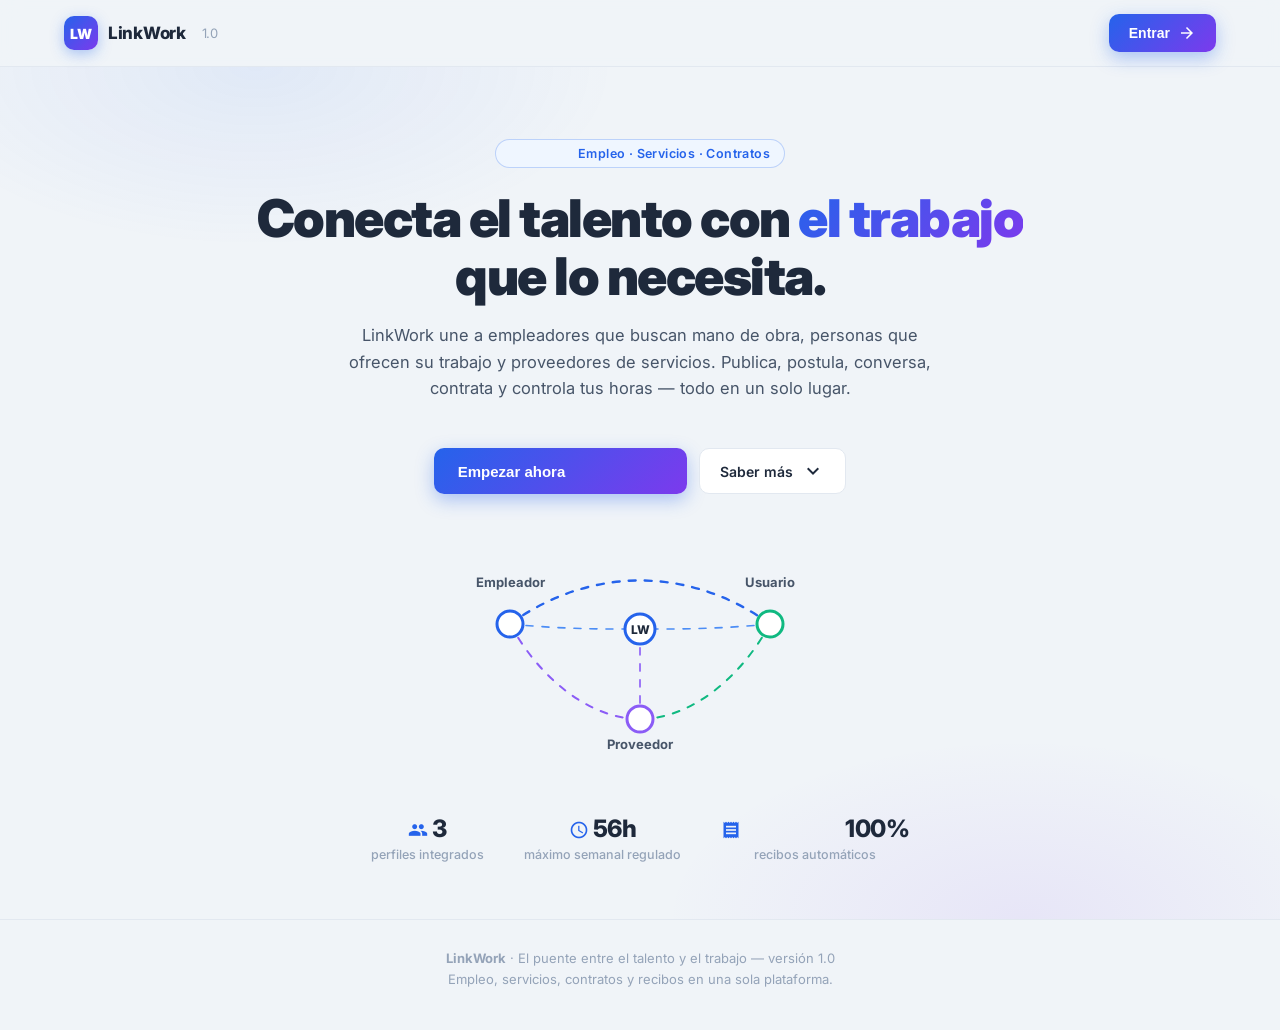
<file: Proyecto_Final_LP/Login/intro.html>
<!DOCTYPE html>
<html lang="es">
<head>
  <meta charset="UTF-8">
  <meta name="viewport" content="width=device-width, initial-scale=1.0">
  <title>LinkWork - Bienvenido</title>
  <link rel="preconnect" href="https://fonts.googleapis.com">
  <link rel="preconnect" href="https://fonts.gstatic.com" crossorigin>
  <link href="https://fonts.googleapis.com/css2?family=Inter:wght@300;400;500;600;700;800;900&display=swap" rel="stylesheet">
  <link href="https://fonts.googleapis.com/icon?family=Material+Icons" rel="stylesheet">
  <link rel="stylesheet" href="css/style.css?v=20260822d">
  <link rel="apple-touch-icon" sizes="180x180" href="favicon/apple-touch-icon.png">
  <link rel="icon" type="image/png" sizes="32x32" href="favicon/favicon-32x32.png">
  <link rel="icon" type="image/png" sizes="16x16" href="favicon/favicon-16x16.png">
  <link rel="manifest" href="favicon/site.webmanifest">
</head>
<body class="intro-page">
  <header class="top">
    <div class="logo"><span class="logo-mark">LW</span>LinkWork <span style="font-weight:400;color:var(--text-muted);font-size:13px;margin-left:6px;">1.0</span></div>
    <div class="top-actions">
      <button class="cta-btn" onclick="irLogin()">Entrar <i class="material-icons">arrow_forward</i></button>
    </div>
  </header>

  <main>
    <section class="hero">
      <span class="hero-badge"><i class="material-icons" style="font-size:15px;">bolt</i> Empleo · Servicios · Contratos</span>
      <h1>Conecta el talento con <em>el trabajo</em> que lo necesita.</h1>
      <p class="lead">LinkWork une a empleadores que buscan mano de obra, personas que ofrecen su trabajo y proveedores de servicios. Publica, postula, conversa, contrata y controla tus horas — todo en un solo lugar.</p>
      <div class="cta-row">
        <button class="cta-btn cta-large" onclick="irLogin()">Empezar ahora <i class="material-icons">login</i></button>
        <a class="ghost-btn" href="#que-es">Saber más <i class="material-icons">expand_more</i></a>
      </div>
      <div class="hero-graph" aria-hidden="true">
        <svg viewBox="0 0 760 240">
          <defs><marker id="punto" markerWidth="8" markerHeight="8" refX="4" refY="4"><circle cx="4" cy="4" r="3" fill="var(--accent)"/></marker></defs>
          <!-- Triángulo exterior: los 3 perfiles conectados entre sí -->
          <path class="dash" d="M250,90 C330,32 430,32 510,90" fill="none" stroke="var(--accent)" stroke-width="2.4" stroke-linecap="round"/>
          <path class="dash" d="M250,90 C280,145 330,185 380,185" fill="none" stroke="#8B5CF6" stroke-width="2" stroke-linecap="round" stroke-dasharray="7 9"/>
          <path class="dash" d="M510,90 C480,145 430,185 380,185" fill="none" stroke="#10B981" stroke-width="2" stroke-linecap="round" stroke-dasharray="7 9"/>
          <!-- Conexiones al centro LW -->
          <path class="dash" d="M250,90 C300,95 340,95 365,95" fill="none" stroke="var(--accent-light)" stroke-width="1.6" stroke-linecap="round" stroke-dasharray="6 8" opacity="0.9"/>
          <path class="dash" d="M510,90 C460,95 420,95 395,95" fill="none" stroke="var(--accent-light)" stroke-width="1.6" stroke-linecap="round" stroke-dasharray="6 8" opacity="0.9"/>
          <path class="dash" d="M380,185 C380,155 380,125 380,110" fill="none" stroke="#8B5CF6" stroke-width="1.8" stroke-linecap="round" stroke-dasharray="6 8" opacity="0.9"/>
          <g class="node"><circle cx="250" cy="90" r="13" fill="var(--card-bg)" stroke="var(--accent)" stroke-width="3"/><text x="250" y="53" text-anchor="middle" class="nlabel">Empleador</text></g>
          <g class="node"><circle cx="510" cy="90" r="13" fill="var(--card-bg)" stroke="var(--success)" stroke-width="3"/><text x="510" y="53" text-anchor="middle" class="nlabel">Usuario</text></g>
          <g class="node"><circle cx="380" cy="185" r="13" fill="var(--card-bg)" stroke="#8B5CF6" stroke-width="3"/><text x="380" y="215" text-anchor="middle" class="nlabel">Proveedor</text></g>
          <g class="node"><circle cx="380" cy="95" r="15" fill="var(--card-bg)" stroke="var(--accent)" stroke-width="3"/><title>LinkWork</title></g>
          <text x="380" y="100" text-anchor="middle" font-size="12" font-weight="800" fill="var(--text)">LW</text>
        </svg>
      </div>
      <div class="hero-stats">
        <div><b><i class="material-icons">group</i>3</b><span>perfiles integrados</span></div>
        <div><b><i class="material-icons">schedule</i>56h</b><span>máximo semanal regulado</span></div>
        <div><b><i class="material-icons">receipt_long</i>100%</b><span>recibos automáticos</span></div>
      </div>
    </section>
  </main>

  <footer class="intro-footer">
    <b>LinkWork</b> · El puente entre el talento y el trabajo — versión 1.0<br>
    Empleo, servicios, contratos y recibos en una sola plataforma.
  </footer>

  <script>
    function irLogin() { window.location.href = 'index.html'; }
    (function(){
      var tema = localStorage.getItem('lw_tema') || 'claro';
      document.documentElement.setAttribute('data-theme', tema === 'oscuro' ? 'dark' : 'claro');
      var temaBtn = document.getElementById('temaBtn');
      function pintarTema() { if(!temaBtn) return; temaBtn.innerHTML = '<i class="material-icons">' + (tema === 'oscuro' ? 'light_mode' : 'dark_mode') + '</i>'; }
      pintarTema();
      if(temaBtn) temaBtn.addEventListener('click', function() {
        tema = (tema === 'oscuro' ? 'claro' : 'oscuro');
        localStorage.setItem('lw_tema', tema);
        document.documentElement.setAttribute('data-theme', tema === 'oscuro' ? 'dark' : 'claro');
        pintarTema();
      });
    })();
  </script>
</body>
</html>
</file>
<file: Proyecto_Final_LP/Login/css/style.css>
@import url('https://fonts.googleapis.com/css2?family=Inter:wght@300;400;500;600;700;800;900&display=swap');
@import url('https://fonts.googleapis.com/icon?family=Material+Icons');

:root {
  --primary: #0B132B;
  --accent: #2563EB;
  --accent-light: #3B82F6;
  --accent-dark: #1D4ED8;
  --success: #10B981;
  --bg: #F0F4F8;
  --card-bg: #FFFFFF;
  --card-border: #E2E8F0;
  --text: #1E293B;
  --text-secondary: #475569;
  --text-muted: #94A3B8;
  --shadow-sm: 0 1px 3px rgba(0,0,0,0.08);
  --shadow-md: 0 4px 12px rgba(0,0,0,0.08);
  --shadow-lg: 0 10px 40px rgba(0,0,0,0.1);
  --radius: 24px;
}

* { box-sizing: border-box; }

.material-icons {
  font-family: 'Material Icons', 'MaterialIcons', sans-serif;
  font-weight: normal;
  font-style: normal;
  display: inline-block;
  line-height: 1;
  vertical-align: -4px;
  text-transform: none;
  letter-spacing: normal;
  word-wrap: normal;
  white-space: nowrap;
  direction: ltr;
  -webkit-font-smoothing: antialiased;
}

body {
  font-family: 'Inter', sans-serif;
  min-height: 100vh;
  margin: 0;
  display: flex;
  align-items: center;
  background: var(--bg);
  position: relative;
  overflow-x: hidden;
}

body::before {
  content: '';
  position: fixed;
  top: -50%;
  left: -50%;
  width: 200%;
  height: 200%;
  background: radial-gradient(ellipse at 20% 50%, rgba(37,99,235,0.04) 0%, transparent 50%),
              radial-gradient(ellipse at 80% 20%, rgba(16,185,129,0.03) 0%, transparent 50%),
              radial-gradient(ellipse at 50% 80%, rgba(37,99,235,0.02) 0%, transparent 50%);
  pointer-events: none;
  z-index: 0;
}

.container { position: relative; z-index: 1; width: 100%; }

.particles {
  position: fixed;
  top: 0; left: 0;
  width: 100%; height: 100%;
  pointer-events: none;
  z-index: 0;
  overflow: hidden;
}

.particle {
  position: absolute;
  width: 3px; height: 3px;
  background: rgba(37,99,235,0.15);
  border-radius: 50%;
  animation: float 15s infinite;
}

.particle:nth-child(1) { top: 15%; left: 12%; animation-delay: 0s; }
.particle:nth-child(2) { top: 25%; left: 85%; animation-delay: 3s; background: rgba(37,99,235,0.1); }
.particle:nth-child(3) { top: 65%; left: 8%; animation-delay: 5s; }
.particle:nth-child(4) { top: 75%; left: 75%; animation-delay: 7s; background: rgba(16,185,129,0.1); }
.particle:nth-child(5) { top: 45%; left: 92%; animation-delay: 9s; }
.particle:nth-child(6) { top: 85%; left: 35%; animation-delay: 11s; background: rgba(37,99,235,0.1); }
.particle:nth-child(7) { top: 35%; left: 45%; animation-delay: 2s; }
.particle:nth-child(8) { top: 70%; left: 60%; animation-delay: 4s; background: rgba(16,185,129,0.08); }

@keyframes float {
  0%, 100% { transform: translateY(0) scale(1); opacity: 0.4; }
  50% { transform: translateY(-60px) scale(1.3); opacity: 0.8; }
}

.brand-header { text-align: center; margin-bottom: 24px; }

.brand-logo-large {
  display: inline-flex;
  align-items: center;
  justify-content: center;
  gap: 15px;
  margin-bottom: 10px;
}

.brand-logo-large .logo-icon {
  width: 56px; height: 56px;
  background: linear-gradient(135deg, #2563EB 0%, #1D4ED8 100%);
  border-radius: 16px;
  display: flex;
  align-items: center;
  justify-content: center;
  font-size: 28px;
  font-weight: 900;
  color: white;
  box-shadow: 0 8px 24px rgba(37,99,235,0.25);
}

.brand-logo-large .logo-text {
  font-size: 38px;
  font-weight: 900;
  letter-spacing: -2px;
  color: var(--primary);
}

.brand-tagline {
  font-size: 15px;
  color: var(--text-muted);
  font-weight: 400;
  letter-spacing: 0.5px;
  margin: 0;
}

/* Form label icons */
.form-label i { font-size: 18px; color: var(--accent); }

/* Auth toggle buttons */
.auth-toggle {
  display: flex;
  gap: 8px;
  margin-bottom: 16px;
  background: #F1F5F9;
  border-radius: 14px;
  padding: 4px;
}

.auth-tab {
  flex: 1;
  padding: 10px 16px;
  border: none;
  border-radius: 12px;
  font-family: 'Inter', sans-serif;
  font-size: 14px;
  font-weight: 600;
  cursor: pointer;
  transition: all 0.25s;
  background: transparent;
  color: var(--text-muted);
}

.auth-tab.active {
  background: white;
  color: var(--accent);
  box-shadow: var(--shadow-sm);
}

.auth-tab:hover:not(.active) {
  color: var(--text-secondary);
}

/* Card */
.card {
  border-radius: var(--radius) !important;
  background: var(--card-bg) !important;
  border: 1px solid var(--card-border) !important;
  box-shadow: var(--shadow-lg) !important;
  animation: slideUp 0.5s ease;
  overflow: hidden;
}

@keyframes slideUp {
  from { opacity: 0; transform: translateY(20px); }
  to { opacity: 1; transform: translateY(0); }
}

.card-content { padding: 24px 28px !important; }

/* Input fields */
.input-field { margin-top: 22px; }

.input-field .prefix {
  color: var(--text-muted);
  font-size: 22px;
  left: 0 !important;
  top: 0 !important;
  height: 3rem;
  display: flex;
  align-items: center;
  justify-content: center;
}

.input-field .prefix.active { color: var(--accent) !important; }

.input-field input,
.input-field textarea {
  color: var(--text) !important;
  border-bottom: 1px solid #CBD5E1 !important;
  font-size: 15px;
  box-sizing: border-box;
}

.input-field input:focus,
.input-field textarea:focus {
  border-bottom: 2px solid var(--accent) !important;
  box-shadow: none !important;
}

.input-field input:focus + label,
.input-field textarea:focus + label { color: var(--accent) !important; }

.input-field label { color: var(--text-muted) !important; }

/* Prefix spacing: input with prefix gets left padding */
.input-field .prefix ~ input,
.input-field .prefix ~ textarea,
.input-field .prefix ~ .select-wrapper {
  margin-left: 3rem;
  width: calc(100% - 3rem);
}

/* Recover modal */
.recover-qbox {
  background: #F8FAFC;
  border: 1px solid var(--card-border);
  border-radius: 12px;
  padding: 12px 14px;
  margin-bottom: 14px;
}

.recover-qbox .q-label {
  margin: 0 0 4px;
  font-size: 11px;
  font-weight: 700;
  text-transform: uppercase;
  letter-spacing: 0.6px;
  color: var(--text-muted);
}

.recover-qbox .q-text {
  margin: 0;
  font-weight: 700;
  font-size: 15px;
  color: var(--accent);
}

/* Forgot password link */
.forgot-password {
  text-align: right;
  margin-top: 8px;
}

.forgot-link {
  background: none;
  border: none;
  padding: 0;
  font-family: 'Inter', sans-serif;
  font-size: 13px;
  font-weight: 600;
  color: var(--accent);
  cursor: pointer;
  display: inline-flex;
  align-items: center;
  gap: 4px;
  transition: color 0.25s, gap 0.25s;
}

.forgot-link:hover {
  color: var(--accent-dark);
  gap: 7px;
  text-decoration: underline;
  text-underline-offset: 3px;
}

/* Password wrapper - pin the toggle inside the input area */
.password-wrapper {
  position: relative;
}

.password-wrapper input {
  padding-right: 52px !important;
}

.password-toggle {
  position: absolute;
  right: 8px;
  top: 50%;
  transform: translateY(-50%);
  background: #F1F5F9;
  border: 1px solid var(--card-border);
  cursor: pointer;
  padding: 0;
  display: flex;
  align-items: center;
  justify-content: center;
  z-index: 2;
  color: var(--text-muted);
  transition: all 0.25s;
  border-radius: 10px;
  width: 36px;
  height: 36px;
}

.password-toggle:hover {
  color: var(--accent);
  background: rgba(37,99,235,0.08);
  border-color: var(--accent);
}

.password-toggle i { font-size: 20px; }

/* Select / dropdown */
.select-wrapper input.select-dropdown {
  color: var(--text) !important;
  border-bottom: 1px solid #CBD5E1 !important;
}

.select-wrapper .caret { fill: var(--text-muted); }

.select-dropdown {
  background: var(--card-bg) !important;
  border-radius: 12px !important;
  border: 1px solid var(--card-border) !important;
}

.select-dropdown li > span { color: var(--text) !important; }
.select-dropdown li.disabled > span { color: var(--text-muted) !important; }
.select-dropdown li.highlighted,
.select-dropdown li.selected { background: #F1F5F9 !important; }

/* Buttons */
.btn {
  position: relative;
  border-radius: 14px;
  font-weight: 600;
  text-transform: none;
  letter-spacing: 0.3px;
  height: 50px;
  line-height: 50px;
  padding: 0 35px;
  transition: all 0.25s;
  overflow: hidden;
  margin-top: 12px;
}

.btn::after {
  content: '';
  position: absolute;
  top: 0; left: -100%;
  width: 100%; height: 100%;
  background: linear-gradient(90deg, transparent, rgba(255,255,255,0.12), transparent);
  transition: left 0.5s;
}

.btn:hover::after { left: 100%; }

.btn:hover {
  transform: translateY(-2px);
  box-shadow: 0 8px 24px rgba(37,99,235,0.3);
}

.btn.blue.darken-2 {
  background: linear-gradient(135deg, #2563EB 0%, #1D4ED8 100%) !important;
}

.btn.green.darken-2 {
  background: linear-gradient(135deg, #10B981 0%, #059669 100%) !important;
}

.btn.green.darken-2:hover {
  box-shadow: 0 8px 24px rgba(16,185,129,0.35);
}

.btn i { font-size: 19px; vertical-align: middle; }
.full-width { width: 100%; display: block; }

@media only screen and (max-width: 600px) {
  .brand-logo-large .logo-icon { width: 44px; height: 44px; font-size: 22px; }
  .brand-logo-large .logo-text { font-size: 28px; }
  .brand-tagline { font-size: 13px; }
  .card-content { padding: 18px 16px !important; }
  .btn { height: 44px; line-height: 44px; font-size: 14px; }
}

/* ===== INTRO PAGE - Login/intro.html ===== */
body.intro-page { display: block !important; align-items: unset !important; background: var(--bg); }
body.intro-page::before { display: none; }
.intro-page .top { position: sticky; top: 0; z-index: 50; display: flex; align-items: center; justify-content: space-between; padding: 14px 5vw; background: color-mix(in srgb, var(--bg) 82%, transparent); backdrop-filter: blur(10px); border-bottom: 1px solid var(--card-border); }
.intro-page .logo { display: flex; align-items: center; gap: 10px; font-weight: 800; font-size: 17px; letter-spacing: -0.3px; color: var(--text); }
.intro-page .logo-mark { width: 34px; height: 34px; border-radius: 10px; background: linear-gradient(135deg, var(--accent), #7C3AED); color: #fff; font-weight: 900; font-size: 14px; display: flex; align-items: center; justify-content: center; box-shadow: 0 4px 14px rgba(37,99,235,0.35); }
.intro-page .top-actions { display: flex; align-items: center; gap: 10px; }
.intro-page .icon-btn { width: 40px; height: 40px; border-radius: 10px; border: 1px solid var(--card-border); background: var(--card-bg); color: var(--text-secondary); cursor: pointer; display: flex; align-items: center; justify-content: center; transition: transform 0.15s, box-shadow 0.2s, color 0.2s; }
.intro-page .icon-btn:hover { color: var(--accent); transform: translateY(-1px); box-shadow: var(--shadow-sm); }
.intro-page .cta-btn { display: inline-flex; align-items: center; gap: 8px; background: linear-gradient(135deg, var(--accent), #7C3AED); color: #fff; font-weight: 700; font-size: 14px; border: none; border-radius: 10px; padding: 10px 20px; cursor: pointer; box-shadow: 0 6px 18px rgba(37,99,235,0.35); transition: transform 0.15s, box-shadow 0.2s, filter 0.2s; height: auto; line-height: normal; margin-top: 0; }
.intro-page .cta-btn:hover { transform: translateY(-2px); box-shadow: 0 10px 26px rgba(37,99,235,0.45); filter: brightness(1.05); }
.intro-page .cta-btn i { font-size: 18px; }
.intro-page .cta-large { padding: 12px 24px; font-size: 15px; }
.intro-page .ghost-btn { display: inline-flex; align-items: center; gap: 8px; background: var(--card-bg); color: var(--text); border: 1px solid var(--card-border); border-radius: 10px; padding: 10px 20px; font-weight: 600; font-size: 14px; cursor: pointer; text-decoration: none; transition: border-color 0.2s, transform 0.15s, color 0.2s; }
.intro-page .ghost-btn:hover { border-color: var(--accent); color: var(--accent); transform: translateY(-1px); }
.intro-page .hero { position: relative; display: flex; flex-direction: column; align-items: center; text-align: center; padding: 72px 5vw 56px; overflow: hidden; }
.intro-page .hero::before { content: ''; position: absolute; inset: 0; z-index: 0; background: radial-gradient(600px 300px at 20% 0%, rgba(37,99,235,0.08), transparent 60%), radial-gradient(600px 300px at 80% 100%, rgba(124,58,237,0.08), transparent 60%); pointer-events: none; }
.intro-page .hero > * { position: relative; z-index: 1; }
.intro-page .hero-badge { display: inline-flex; align-items: center; gap: 8px; font-size: 12.5px; font-weight: 600; letter-spacing: 0.4px; color: var(--accent); background: #EFF6FF; border: 1px solid color-mix(in srgb, var(--accent) 25%, transparent); border-radius: 999px; padding: 6px 14px; margin-bottom: 22px; }
.intro-page .hero h1 { font-size: clamp(30px, 5vw, 52px); font-weight: 900; letter-spacing: -1.5px; line-height: 1.12; max-width: 780px; margin: 0; color: var(--text); }
.intro-page .hero h1 em { font-style: normal; background: linear-gradient(135deg, var(--accent), #7C3AED); -webkit-background-clip: text; background-clip: text; color: transparent; }
.intro-page .hero .lead { max-width: 620px; margin-top: 16px; color: var(--text-secondary); font-size: 16.5px; font-weight: 400; line-height: 1.6; }
.intro-page .hero .cta-row { display: flex; gap: 12px; margin-top: 30px; flex-wrap: wrap; justify-content: center; }
.intro-page .hero-graph { position: relative; width: min(760px, 92vw); margin-top: 40px; }
.intro-page .hero-graph svg { width: 100%; height: auto; display: block; }
.intro-page .hero-graph .dash { stroke-dasharray: 7 9; animation: dashflow 16s linear infinite; }
.intro-page .hero-graph .dash.rev { animation-direction: reverse; }
.intro-page .hero-graph .nlabel { font: 700 13px 'Inter', sans-serif; fill: var(--text-secondary); }
@keyframes dashflow { to { stroke-dashoffset: -320; } }
.intro-page .hero-stats { display: flex; gap: 40px; margin-top: 40px; flex-wrap: wrap; justify-content: center; }
.intro-page .hero-stats b { display: block; font-size: 24px; font-weight: 800; letter-spacing: -0.5px; color: var(--text); }
.intro-page .hero-stats b i { font-size: 20px; color: var(--accent); vertical-align: -3px; margin-right: 4px; }
.intro-page .hero-stats span { font-size: 12.5px; color: var(--text-muted); font-weight: 500; }
.intro-page .intro-footer { padding: 28px 5vw 40px; text-align: center; border-top: 1px solid var(--card-border); color: var(--text-muted); font-size: 13px; line-height: 1.6; }
@media (prefers-reduced-motion: reduce) { .intro-page .hero-graph .dash { animation: none; } }
@media (max-width: 900px) { .intro-page .hero-stats { gap: 24px; } }
</file>
